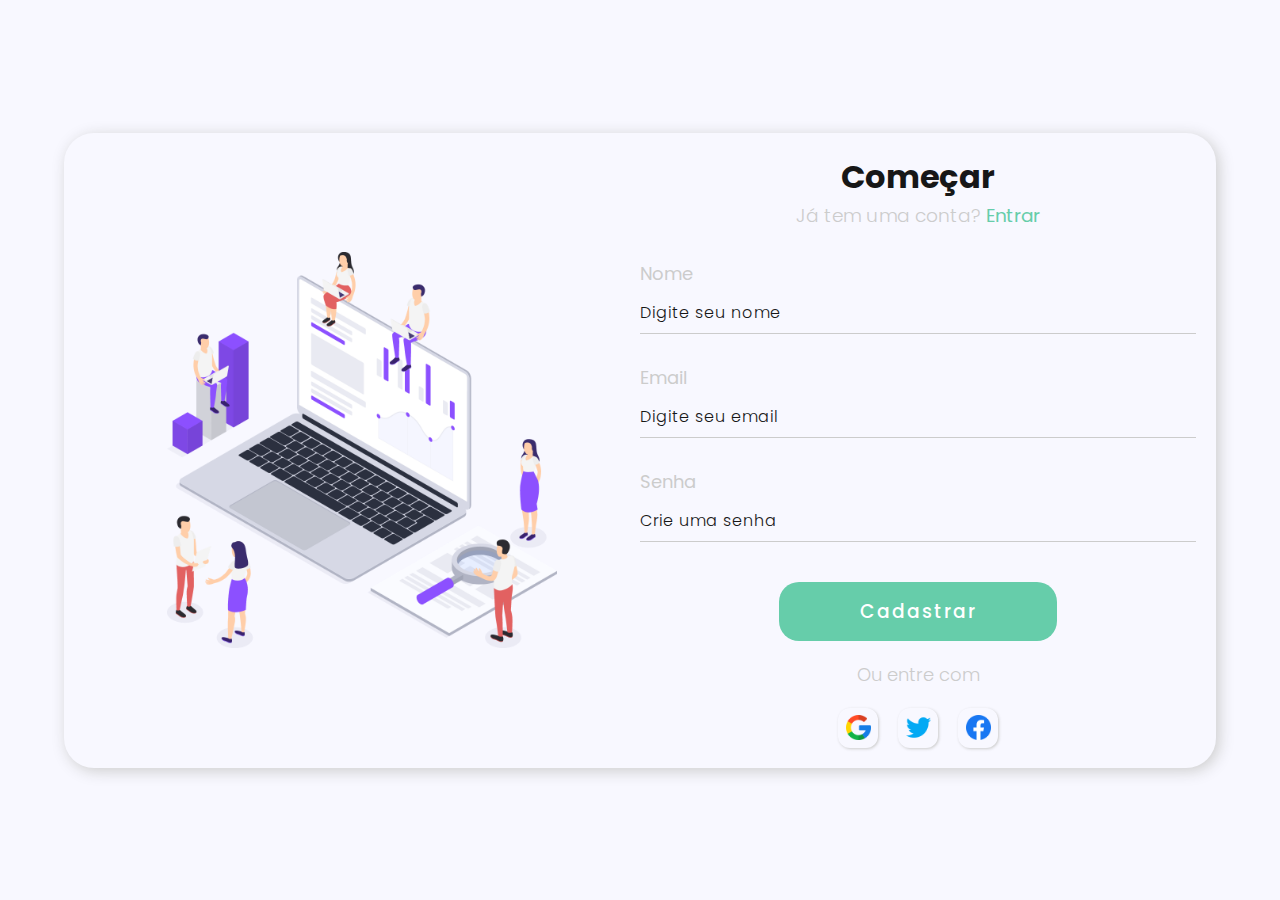
<file: index.html>
<!DOCTYPE html>
<html lang="en">
<head>

    <meta charset="UTF-8">
    <meta http-equiv="X-UA-Compatible" content="IE=edge">
    <meta name="viewport" content="width=device-width, initial-scale=1.0">
    <link rel="shortcut icon" href="assets/images/favicon-32x32.png" type="image/x-icon">
    <link rel="stylesheet"  type="text/css" href="assets/css/style.css">
    <title>Validador de Formulário</title>

</head>
<body>
    
    <main>
        <article>
            <div class="areaSignUp">
                <div class="areaImage">
                    <img src="assets/images/bg-image.png" alt="Image Background">
                </div>
                <div class="signUp">
                    <h2>Começar</h2>
                    <p>Já tem uma conta? <a href="" title="Entrar">Entrar</a></p>
                    <form action="sucessfully.html">
                        <label for="">
                            Nome <br>
                            <input type="text" name="name" placeholder="Digite seu nome" data-rules="required/min=2">
                        </label>
                        <label for="">
                            Email <br>
                            <input type="email" name="email" placeholder="Digite seu email" data-rules="required/email">
                        </label>
                        <label for="">
                            Senha <br>
                            <input type="password" name="password" placeholder="Crie uma senha" data-rules="required/min=8">
                        </label>
                        <button>Cadastrar</button>
                    </form>
                    <p class="connectWith">Ou entre com</p>
                    <div class="areaSocials">
                        <a href="" class="icon" title="Conectar com google"><img src="assets/images/google.png" alt="Logo Google"></a>
                        <a href="" class="icon" title="Conectar com twitter"><img src="assets/images/twitter.png" alt="Logo Twitter"></a>
                        <a href="" class="icon" title="Conectar com facebook"><img src="assets/images/facebook.png" alt=""></a>
                    </div>
                </div>
            </div>
        </article>
    </main>

    <script src="assets/js/script.js"></script>
</body>
</html>
</file>
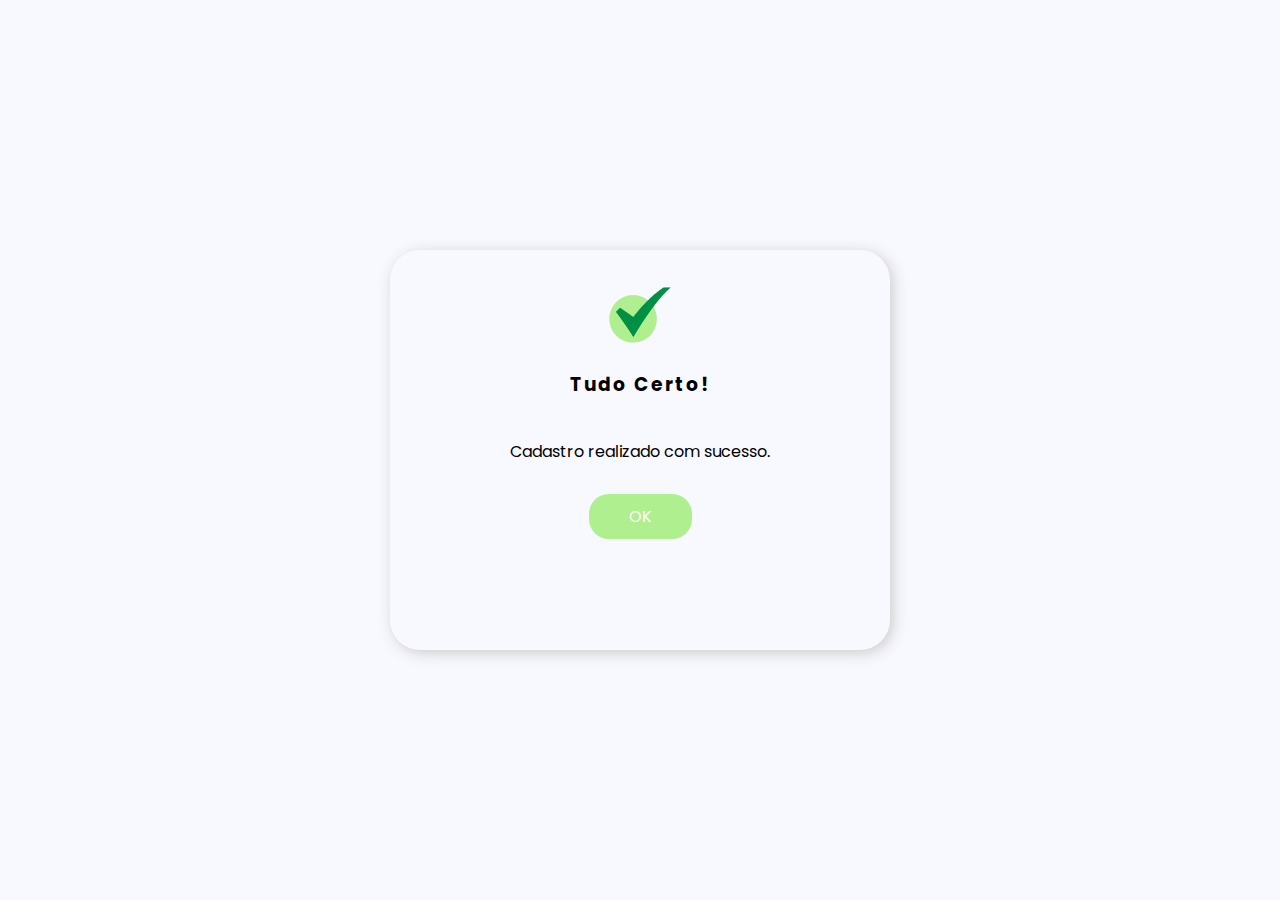
<file: sucessfully.html>
<!DOCTYPE html>
<html lang="en">
<head>
    <meta charset="UTF-8">
    <meta http-equiv="X-UA-Compatible" content="IE=edge">
    <link rel="shortcut icon" href="../assets/images/favicon-32x32.png" type="image/x-icon">
    <meta name="viewport" content="width=device-width, initial-scale=1.0">
    <link rel="stylesheet" type="text/css" href="assets/css/style.css">
    <title>Cadastro Realizado!</title>
</head>
<body>
    <main>
        <div class="sucessfully">
            <img src="assets/images/check-mark.png" alt="Image Sucess">
            <h3>Tudo Certo!</h3>
            <p>Cadastro realizado com sucesso.</p>
            <a href="index.html">OK</a>
        </div>
    </main>
</body>
</html>
</file>
<file: assets/css/style.css>
/* FONTES */
@import url('https://fonts.googleapis.com/css2?family=Poppins:wght@100;200;300;400;500;600;700;800;900&display=swap');
* {
    margin:0;
    padding:0;
    border:0;
    box-sizing:border-box;
    font-family:'Poppins';
}
/* PÁGINA PRINCIPAL */
main {
    min-height:100vh;
    background-color:#F8F8FF;
    display:flex;
    justify-content:center;
    align-items:center;
}
article {
    background-color:#F8F8FF;
    width:90vw;
    height:100%;
    max-height:800px;
    border-radius:30px;
    padding:20px;
    box-shadow:3px 3px 15px #CCC;
}
.areaSignUp {
    height:100%;
    display:flex;
}
.areaImage {
    flex:1;
    display:flex;
    justify-content:center;
    align-items:center;
}
.areaImage img {
    max-width:70%;
    max-height:70%;
}
.signUp {
    flex:1;
    display:flex;
    flex-direction:column;
    align-items:center;
}
.signUp h2 {
    color:#171717;
    font-size: calc(60% + 2.5vmin);
}
.signUp p {
    color:#CCC;
    font-size:calc( 60% + 1vmin);
    font-weight:300;
}
.signUp p a {
    text-decoration:none;
    color:#66CDAA;
    font-weight:400;
}
.signUp form {
    margin-top:30px;
    width:100%;
    display:flex;
    flex-direction:column;
}
.signUp form label {
    color:#CCC;
    font-weight:400;
    font-size:18px;
    margin-bottom:30px;
}
.signUp form label input {
    width:100%;
    background-color:transparent;
    border-bottom:1px solid #CCC;
    outline:0;
    padding:8px 8px 8px 0;
    font-size:16px;
    margin-top:5px;
    font-weight:500;
    color:#171717;
    letter-spacing:1px;
}
.error {
    font-size:15px;
    margin-top:5px;
    color:#FF6347;
}
.signUp form label input::placeholder {
    color:#171717;
    font-size:16px;
    font-weight:300;
}
.signUp form label input[type=password]::placeholder {
    letter-spacing:1px;
}
.signUp form label input[type=password] {
    letter-spacing:5px;
}
.signUp form button {
    padding:15px 20px;
    background-color:#66CDAA;
    border-radius:20px;
    width:50%;
    margin:auto;
    font-weight:500;
    color:#FFF;
    font-size:calc( 60% + 1vmin);
    letter-spacing:2px;
    margin-top:10px;
    cursor:pointer;
}
.signUp .connectWith {
    margin-top:20px;
    font-size:18px;
}
.signUp .areaSocials { 
    margin-top:20px;
    display:flex;
}
.areaSocials a {
    margin-right:20px;
    text-decoration:none;
    width:40px;
    height:40px;
    border-radius:30%;
    display:flex;
    justify-content:center;
    align-items:center;
    box-shadow:1px 1px 3px #CCC;
}
.areaSocials a:hover {
    background-color:#F5F5F5;
    transition:all ease 0.5s;
}
.areaSocials a:last-child {
    margin-right:0;
}
.areaSocials a img {
    max-width:25px;
    max-height:25px;
} 

/* Responsivity */
@media only screen and (max-width: 800px) {
    main {
        padding:30px;
    }
    article {
        max-height:100%;
        height:auto;
    }
    .areaSignUp {
        flex-direction:column;
    }
    .areaImage img {
        width:200px
    }
    .signUp {
        margin-top:50px;
    }
    .signUp h2 {
        font-size:30px;
    }
    .signUp p {
        font-size:20px;
    }
}
@media only screen and (max-width: 500px) {
    .signUp h2 {
        font-size:25px;
    }
    .signUp p {
        font-size:15px;
    }
}

/* PÁGINA CADASTRO REALIZADO */
.sucessfully {
    padding:30px;
    width:500px;
    height:400px;
    box-shadow:3px 3px 15px #CCC;
    border-radius:30px;
    display:flex;
    flex-direction:column;
    align-items:center;
}
.sucessfully img {
    max-width:70px;
}
.sucessfully h3 {
    margin-top:20px;
    letter-spacing:2px;
}
.sucessfully p {
    text-align:center;
    margin-top:40px;
}
.sucessfully a {
    margin-top:30px;
    text-decoration:none;
    color:#FFF;
    background-color:#B0EF8F;
    padding:10px 40px;
    border-radius:20px;
}
</file>
